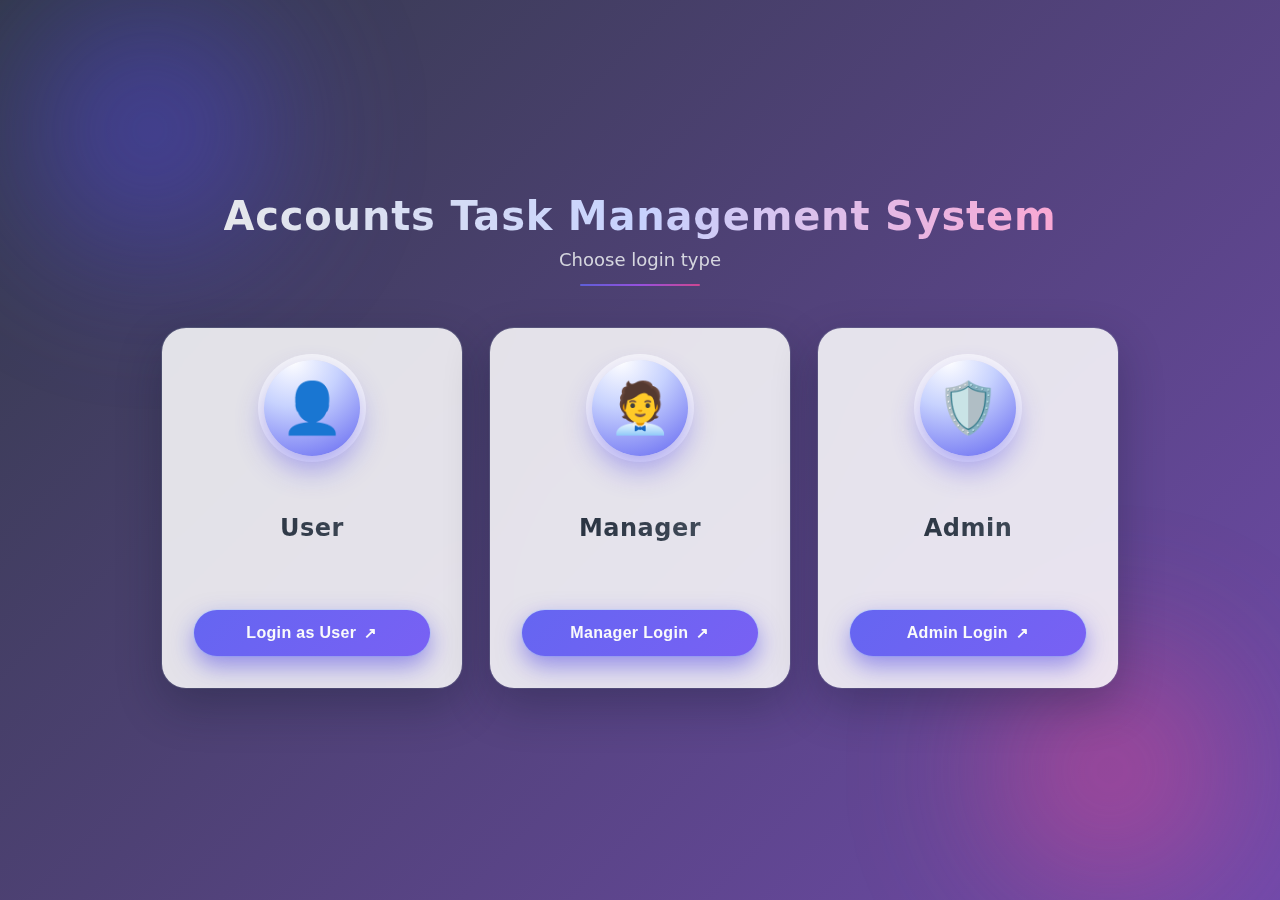
<file: index.html>
<!doctype html>
<html lang="en">
<head>
  <meta charset="utf-8" />
  <meta name="viewport" content="width=device-width,initial-scale=1" />
  <title>TaskAssign - Choose Login</title>
  <link rel="stylesheet" href="index.css" />
</head>
<body>
  <main class="wrap">
    <h1>Accounts Task Management System</h1>
    <p class="subtitle">Choose login type</p>

    <div class="card-container">

      <div class="card" id="userCard">
        <div class="icon">👤</div>
        <h2>User</h2>
        <button class="btn" data-target="user-login.html">Login as User</button>
      </div>

      <div class="card" id="managerCard">
        <div class="icon">🧑‍💼</div>
        <h2>Manager</h2>
        <button class="btn" data-target="manager-login.html">Manager Login</button>
      </div>

      <div class="card" id="adminCard">
        <div class="icon">🛡️</div>
        <h2>Admin</h2>
        <button class="btn" data-target="admin-login.html">Admin Login</button>
      </div>

    </div>

  </main>

  <script src="index.js"></script>
</body>
</html>
</file>
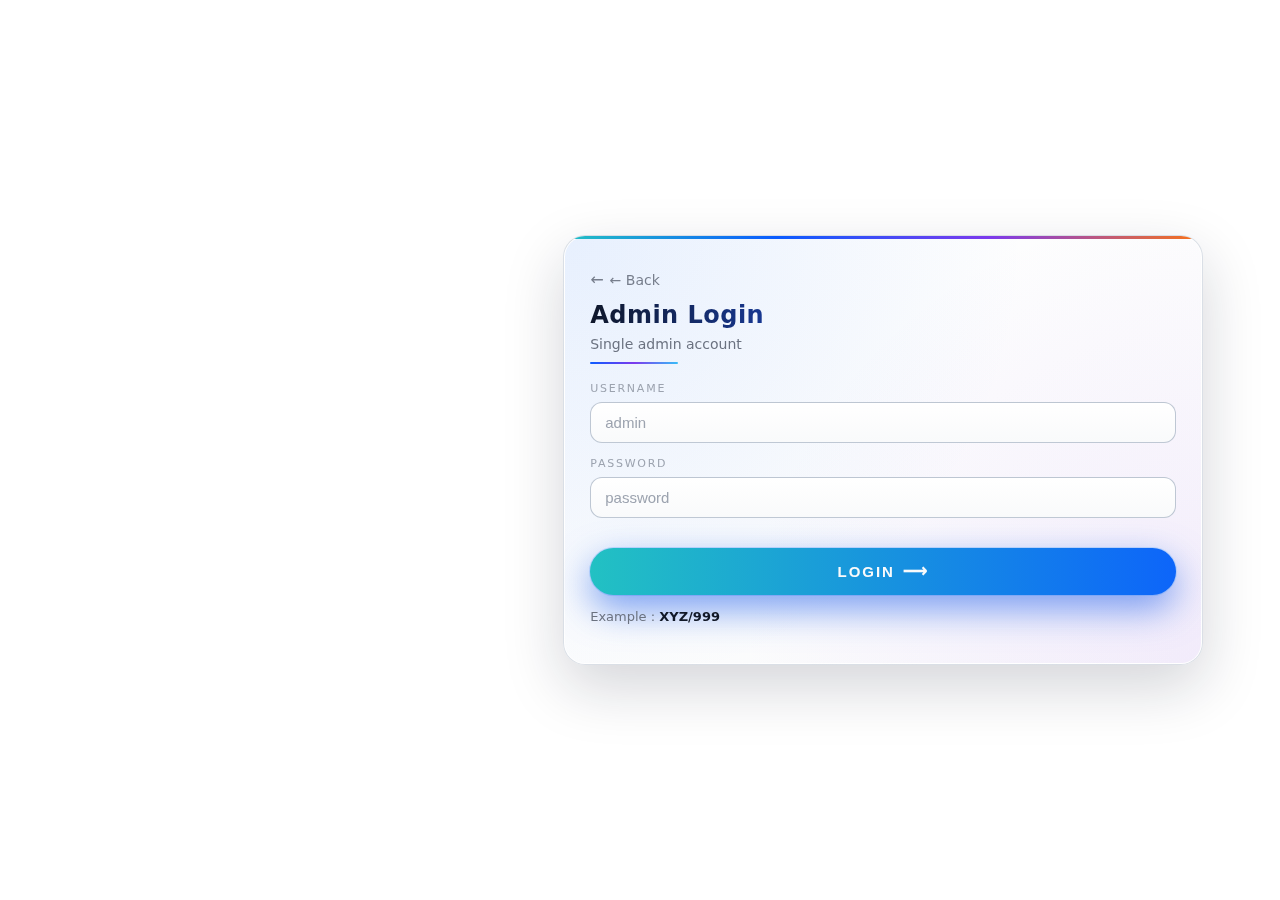
<file: admin-dashboard.html>
<!doctype html>
<html lang="en">
<head>
  <meta charset="utf-8" />
  <meta name="viewport" content="width=device-width,initial-scale=1" />
  <title>Admin Score Dashboard - TaskAssign</title>
  <link rel="stylesheet" href="dashboard.css" />
</head>

<body>
<header class="hd">
  <div class="wrap">
    <h1 id="greet">Admin Score Dashboard</h1>

    <div class="actions">
      <button id="logoutBtn" class="btn small">Logout</button>
    </div>

    <div class="filters">
      <select id="filterType">
        <option value="day">Daily</option>
        <option value="week">Weekly</option>
        <option value="month">Monthly</option>
        <option value="year">Yearly</option>
      </select>

      <input type="date" id="filterDate" />
      <input type="month" id="monthPicker" style="display:none" />
      <input type="number" id="yearPicker" min="2020" max="2100" style="display:none" />

      <select id="filterUser"><option value="">All Users</option></select>
      <select id="filterManager"><option value="">All Managers</option></select>

      <button id="refreshBtn" class="btn small">Apply</button>
    </div>
  </div>
</header>

<main class="wrap main">
  <section id="scoreCards" class="card-grid"></section>
  <section id="monthlyTables" class="monthly-section"></section>
  <section id="yearlyTables" class="monthly-section"></section>
</main>

<script src="admin-dashboard.js"></script>
</body>
</html>
</file>
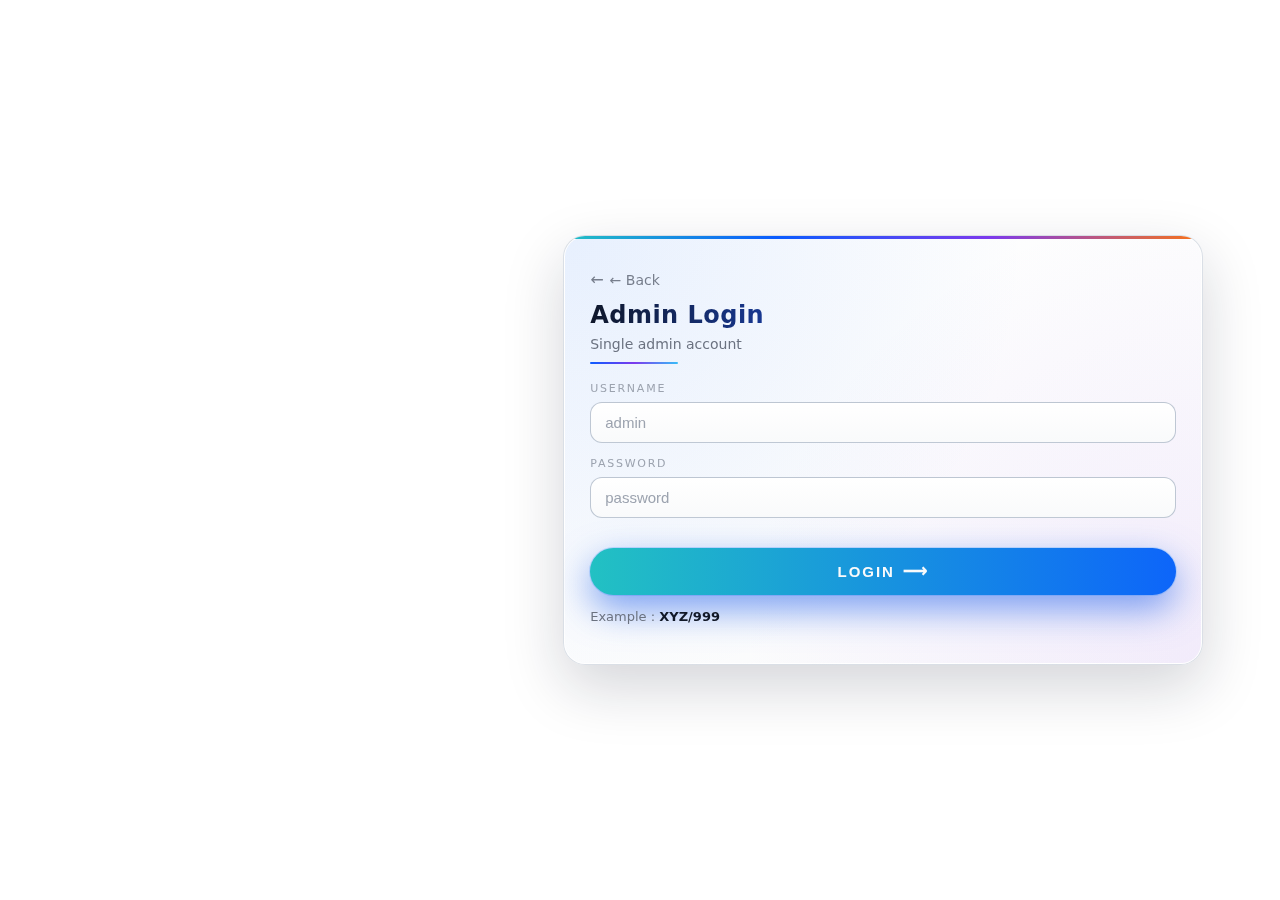
<file: admin-login.html>
<!doctype html>
<html lang="en">
<head>
  <meta charset="utf-8" />
  <meta name="viewport" content="width=device-width,initial-scale=1" />
  <title>Admin Login - TaskAssign</title>
  <link rel="stylesheet" href="auth.css" />
</head>
<body>
  <main class="auth-wrap">
    <a class="back" href="index.html">← Back</a>
    <h2>Admin Login</h2>
    <p class="muted">Single admin account</p>

    <form id="admForm" class="auth-form">
      <label>Username
        <input type="text" id="admUser" required placeholder="admin" />
      </label>
      <label>Password
        <input type="password" id="admPass" required placeholder="password" />
      </label>
      <button class="btn" type="submit">Login</button>
      <p class="hint">Example : <strong>XYZ/999</strong></p>
    </form>

    <div id="err" class="error" role="alert" aria-live="polite"></div>
  </main>

  <script src="admin-login.js"></script>
</body>
</html>
</file>
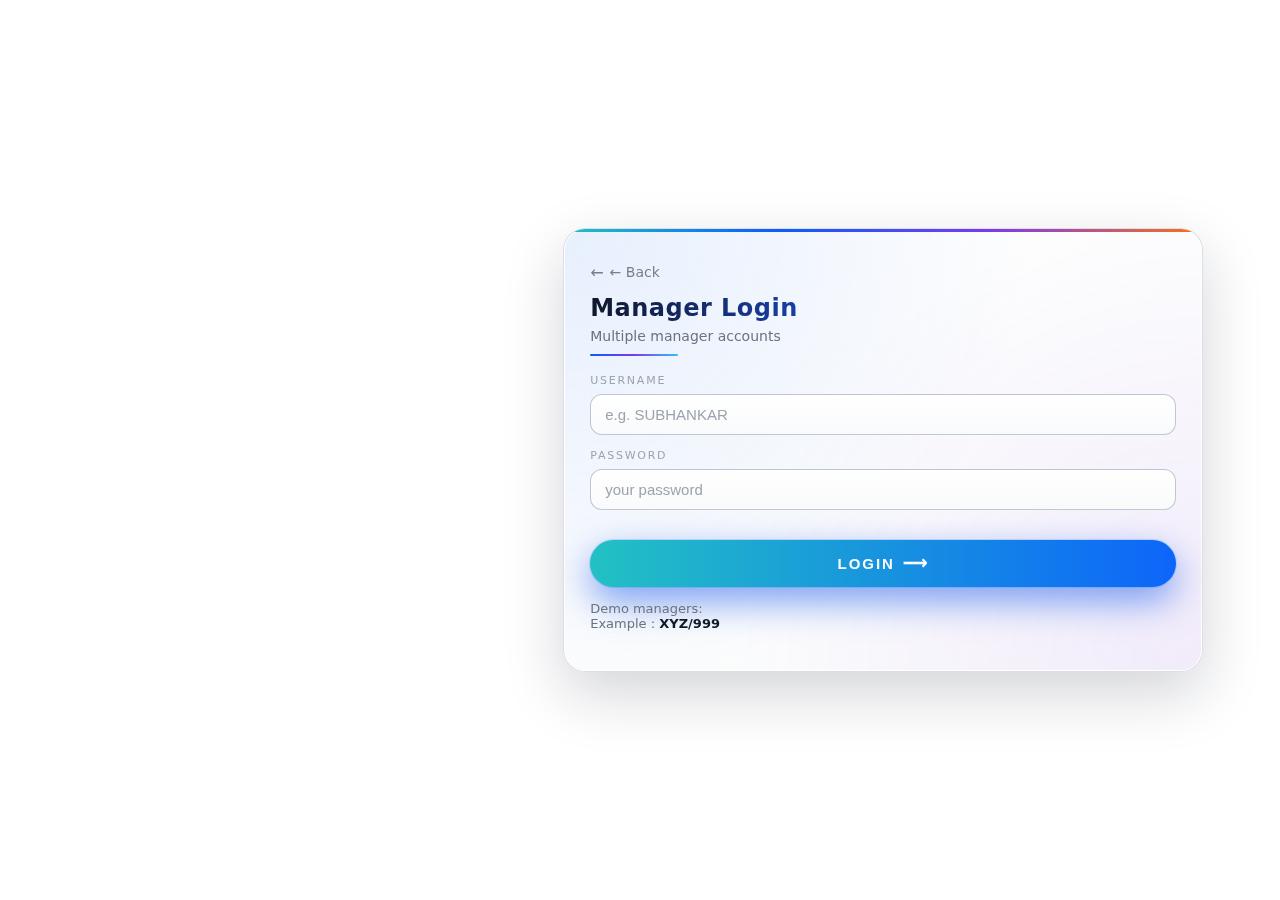
<file: manager-dashboard.html>
<!doctype html>
<html lang="en">
<head>
  <meta charset="utf-8" />
  <meta name="viewport" content="width=device-width,initial-scale=1" />
  <title>Manager Dashboard - TaskAssign</title>
  <link rel="stylesheet" href="dashboard.css" />
</head>
<body>
  <header class="hd">
    <div class="wrap">
      <h1 id="greet">Manager Dashboard</h1>
      <div class="actions">
        <button id="logoutBtn" class="btn small">Logout</button>
      </div>
    </div>
  </header>

  <main class="wrap main">
    <section class="panel">
      <div class="panel-header">
        <div class="filter-group">
          <label class="filter-label">
            Task Date
            <input type="date" id="taskDate" />
          </label>

          <button id="refreshBtn" class="btn btn-secondary">Refresh</button>

          <!-- NEW: User dropdown -->
          <label class="filter-label">
            User
            <select id="userFilter">
              <option value="all">All Users</option>
            </select>
          </label>
        </div>

        <span class="manager-note">Showing users under you</span>
      </div>

      <!-- Manager view: grouped by user -->
      <div id="managerTaskContainer" class="manager-task-container">
        <!-- Filled by JS -->
      </div>

      <div id="taskMessage" class="task-message"></div>
    </section>
  </main>

  <script src="manager-dashboard.js"></script>
</body>
</html>
</file>
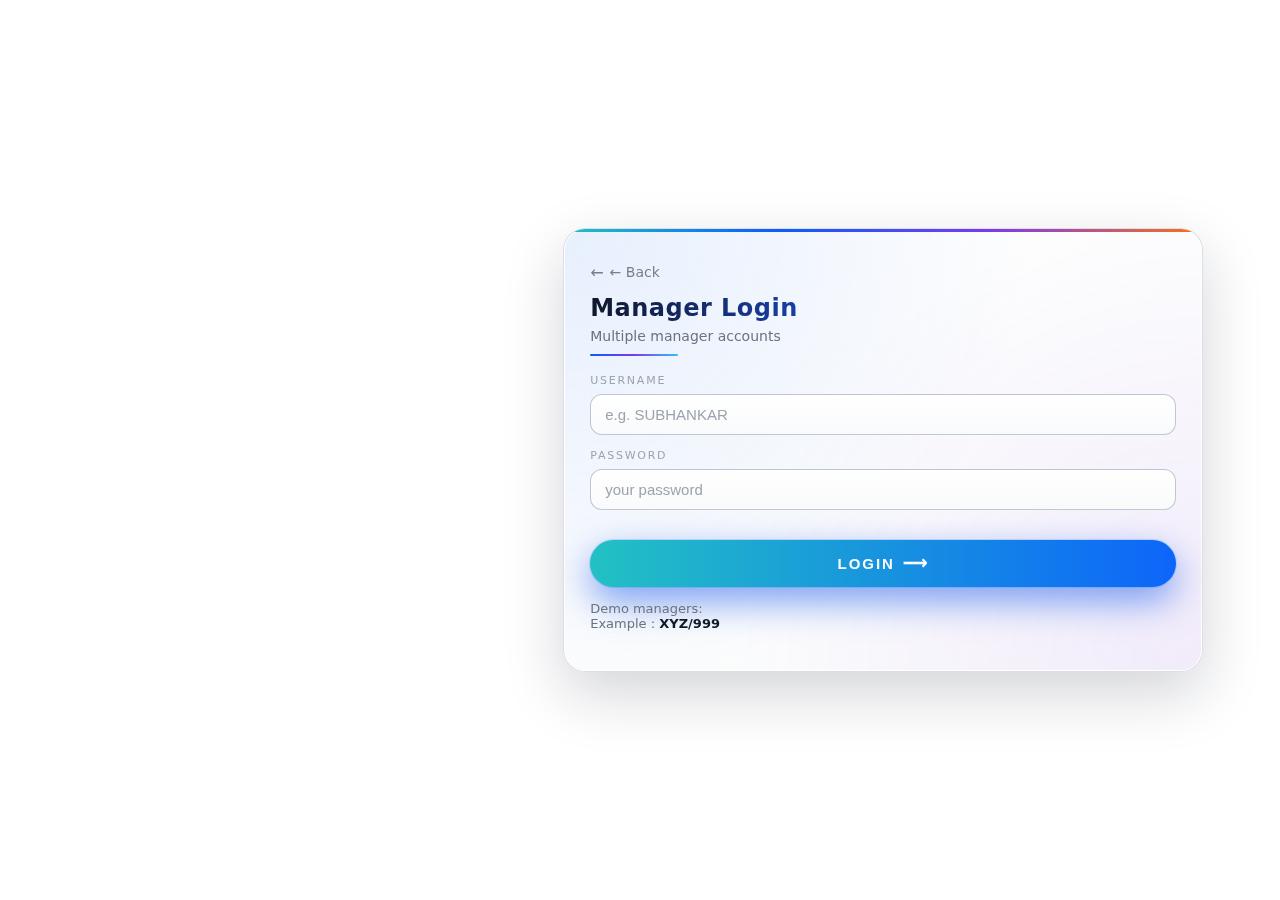
<file: manager-login.html>
<!doctype html>
<html lang="en">
<head>
  <meta charset="utf-8" />
  <meta name="viewport" content="width=device-width,initial-scale=1" />
  <title>Manager Login - TaskAssign</title>
  <link rel="stylesheet" href="auth.css" />
</head>
<body>
  <main class="auth-wrap">
    <a class="back" href="index.html">← Back</a>
    <h2>Manager Login</h2>
    <p class="muted">Multiple manager accounts</p>

    <form id="mgrForm" class="auth-form">
      <label>Username
        <input type="text" id="mgrUser" required placeholder="e.g. SUBHANKAR" />
      </label>
      <label>Password
        <input type="password" id="mgrPass" required placeholder="your password" />
      </label>
      <button class="btn" type="submit">Login</button>
      <p class="hint">
        Demo managers:<br />
        Example : <strong>XYZ/999</strong><br />
      </p>
    </form>

    <div id="err" class="error" role="alert" aria-live="polite"></div>
  </main>

  <script src="manager-login.js"></script>
</body>
</html>
</file>
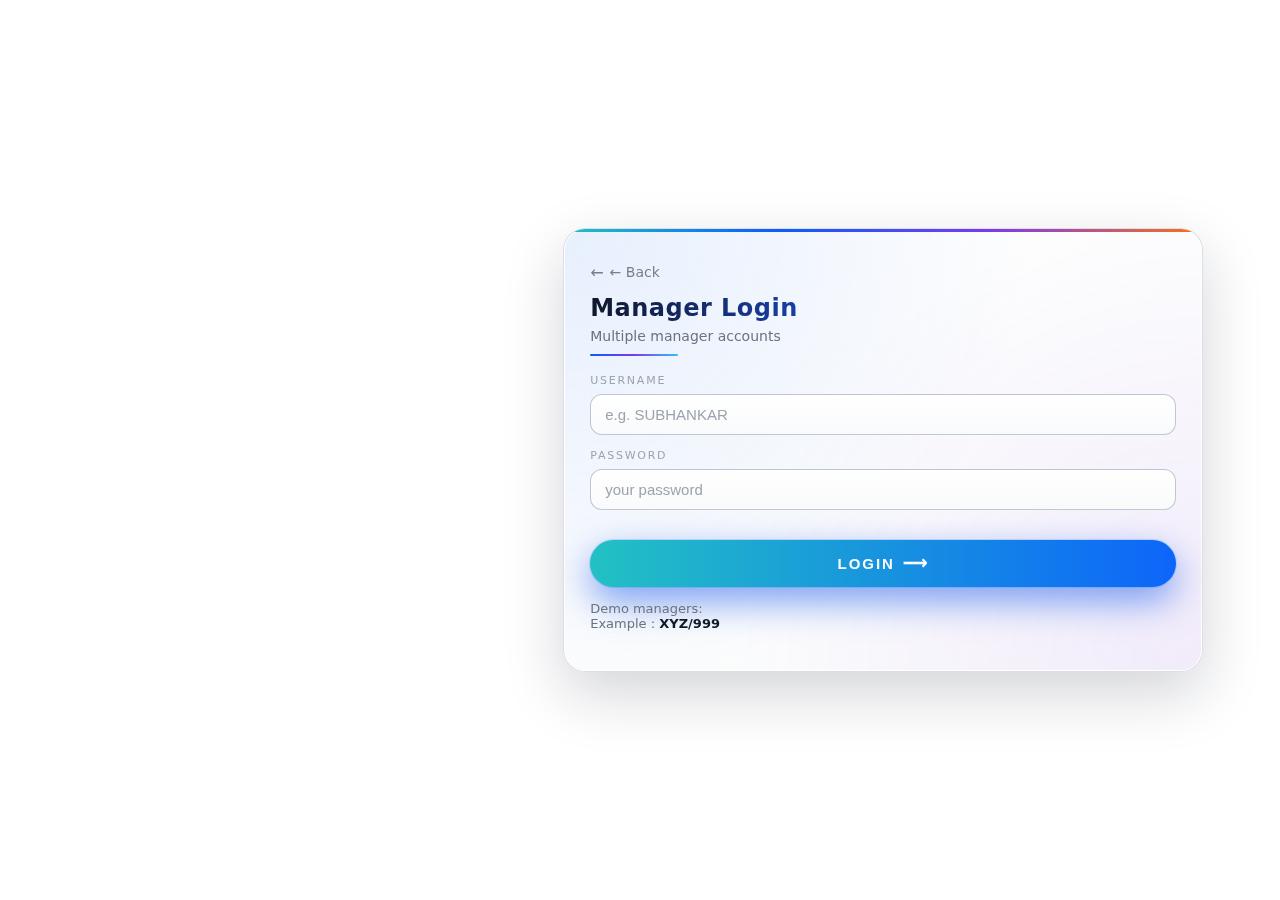
<file: superadmin-dashboard.html>
<!doctype html>
<html lang="en">
<head>
  <meta charset="utf-8" />
  <meta name="viewport" content="width=device-width, initial-scale=1" />
  <title>Admin Dashboard</title>
  <link rel="stylesheet" href="dashboard.css" />
</head>
<body>

  <main style="max-width:500px;margin:40px auto;background:#fff;padding:24px;border-radius:12px;">
    <h2>Admin Dashboard</h2>
    <p>Select a manager to view their dashboard</p>

    <select id="managerSelect" style="width:100%;padding:10px;">
      <option value="">-- Select Manager --</option>
    </select>

    <div style="margin-top:16px;display:flex;gap:10px;">
      <button id="viewBtn" class="btn">View Dashboard</button>
      <button id="logoutBtn" class="btn btn-secondary">Logout</button>
    </div>
  </main>

  <script src="superadmin-dashboard.js"></script>
</body>
</html>
</file>
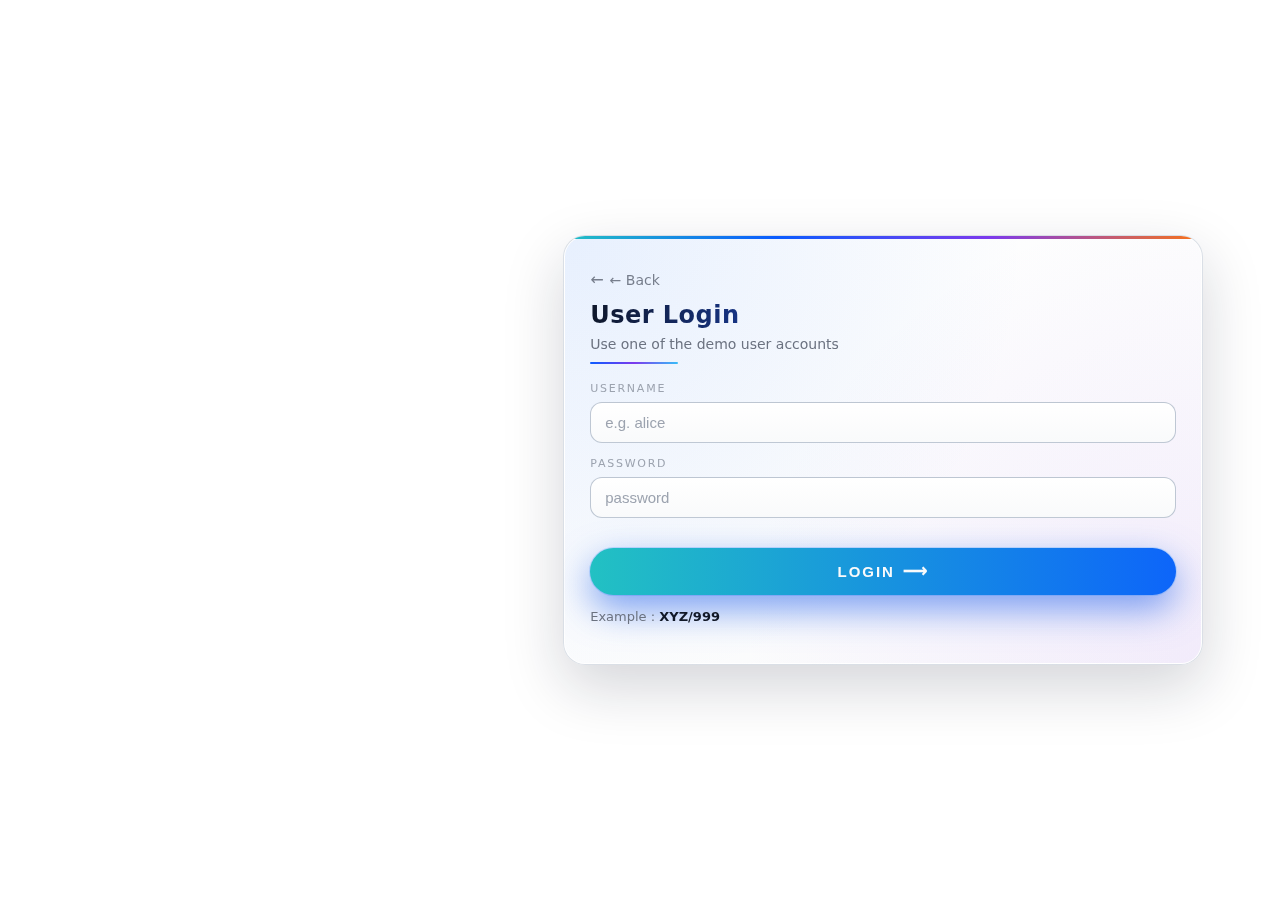
<file: user-dashboard.html>
<!doctype html>
<html lang="en">
<head>
  <meta charset="utf-8" />
  <meta name="viewport" content="width=device-width,initial-scale=1" />
  <title>User Dashboard - TaskAssign</title>
  <link rel="stylesheet" href="dashboard.css" />
</head>
<body>
  <header class="hd">
    <div class="wrap">
      <h1 id="greet">User Dashboard</h1>
      <div class="actions">
        <button id="logoutBtn" class="btn small">Logout</button>
      </div>
    </div>
  </header>

  <main class="wrap main">
    <section class="panel">
      <!-- Top controls: date filter + Leave button -->
      <div class="panel-header">
        <div class="filter-group">
          <label class="filter-label">
            Task Date
            <input type="date" id="taskDate" />
          </label>
          <button id="refreshBtn" class="btn btn-secondary">Refresh</button>
        </div>

        <!-- Leave button (single for all tasks) -->
        <button id="leaveBtn" class="btn btn-outline">Leave</button>
      </div>

      <!-- Tasks list -->
      <div id="taskList" class="task-list interactive">
        <!-- Filled by JS -->
      </div>

      <!-- Info / errors -->
      <div id="taskMessage" class="task-message"></div>
    </section>
  </main>

  <script src="user-dashboard.js"></script>
</body>
</html>
</file>
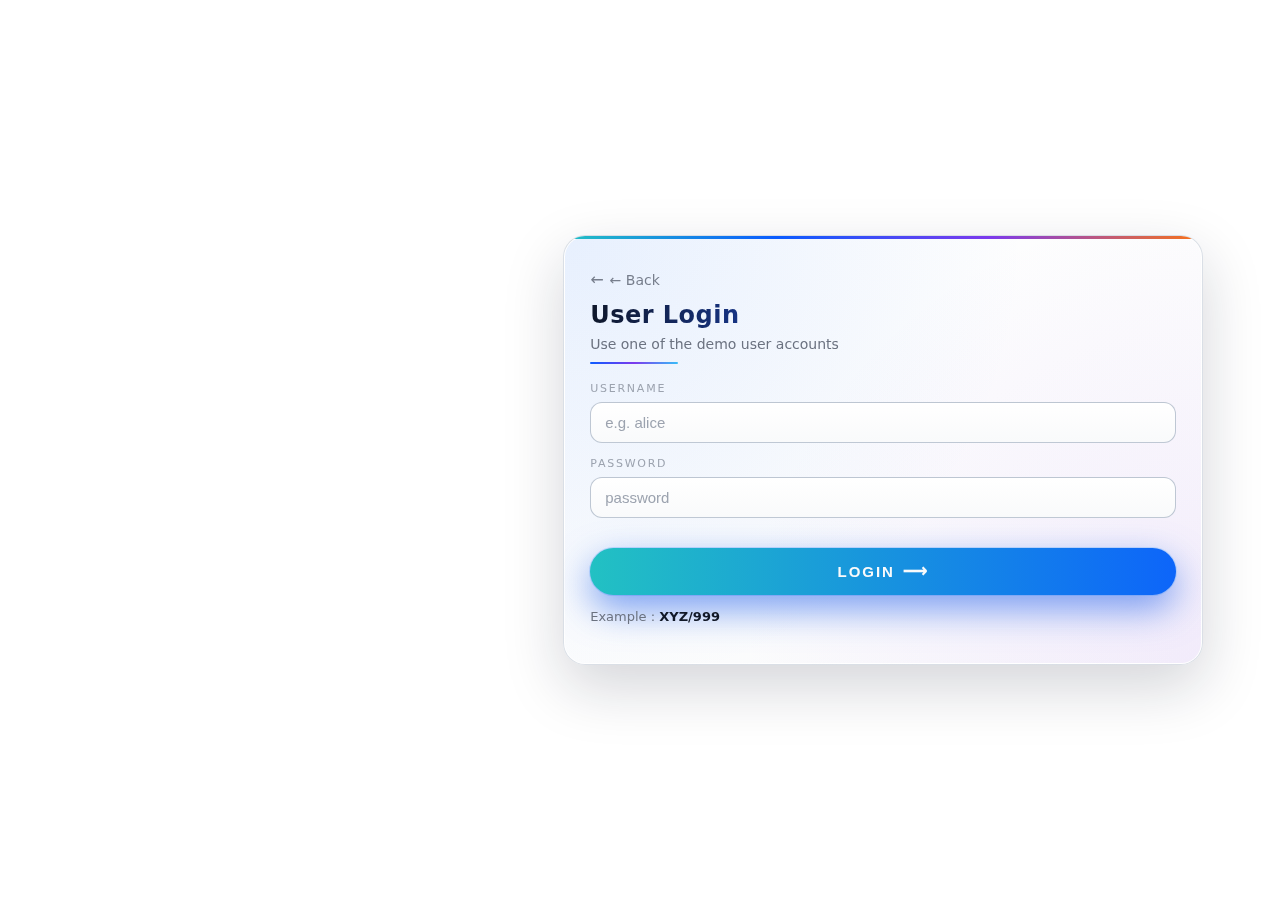
<file: user-login.html>
<!doctype html>
<html lang="en">
<head>
  <meta charset="utf-8" />
  <meta name="viewport" content="width=device-width,initial-scale=1" />
  <title>User Login - TaskAssign</title>
  <link rel="stylesheet" href="auth.css" />
</head>
<body>
  <main class="auth-wrap">
    <a class="back" href="index.html">← Back</a>
    <h2>User Login</h2>
    <p class="muted">Use one of the demo user accounts</p>

    <form id="loginForm" class="auth-form">
      <label>Username
        <input type="text" id="username" required placeholder="e.g. alice" />
      </label>

      <label>Password
        <input type="password" id="password" required placeholder="password" />
      </label>

      <button class="btn" type="submit">Login</button>
      <p class="hint">Example : <strong>XYZ/999</strong></p>
    </form>

    <div id="err" class="error" role="alert" aria-live="polite"></div>
  </main>

  <script src="user-login.js"></script>
</body>
</html>
</file>
<file: index.css>
:root {
  --accent: #6366f1;
  --accent2: #8b5cf6;
  --accent3: #ec4899;
  --muted: #9ca3af;

  --card-bg: rgba(255, 255, 255, 0.85);
  --radius: 24px;
  --pad: 32px;
}

* {
  box-sizing: border-box;
  margin: 0;
  padding: 0;
}

/* --------- PAGE BACKGROUND ---------- */
body {
  font-family: "Inter", system-ui, -apple-system, BlinkMacSystemFont, "Segoe UI",
    sans-serif;
  color: #0f172a;
  min-height: 100vh;
  overflow-x: hidden;
  position: relative;

  /* soft image + gradient overlay */
  background-image:
    linear-gradient(
      135deg,
      rgba(15, 23, 42, 0.85),
      rgba(76, 29, 149, 0.8)
    ),
    url("https://images.unsplash.com/photo-1520607162513-77705c0f0d4a?auto=format&fit=crop&w=1600&q=80");
  background-size: cover;
  background-position: center;
  background-attachment: fixed;
}

/* glow blobs */
body::before,
body::after {
  content: "";
  position: fixed;
  width: 420px;
  height: 420px;
  border-radius: 999px;
  filter: blur(70px);
  opacity: 0.7;
  z-index: 0;
  pointer-events: none;
}

body::before {
  background: radial-gradient(circle, #4f46e5, transparent 60%);
  top: -80px;
  left: -60px;
}

body::after {
  background: radial-gradient(circle, #ec4899, transparent 55%);
  bottom: -80px;
  right: -40px;
}

/* --------- MAIN WRAPPER ---------- */
.wrap {
  max-width: 1100px;
  margin: 0 auto;
  padding: 40px 24px 60px;
  min-height: 100vh;

  display: flex;
  flex-direction: column;
  justify-content: center;
  align-items: center;

  text-align: center;
  position: relative;
  z-index: 1;
}

/* --------- TITLES ---------- */
h1 {
  margin-bottom: 10px;
  font-size: 40px;
  font-weight: 800;
  letter-spacing: 0.02em;

  background: linear-gradient(90deg, #e5e7eb, #c7d2fe, #f9a8d4);
  -webkit-background-clip: text;
  color: transparent;
}

.subtitle {
  color: #e5e7eb;
  font-size: 18px;
  opacity: 0.9;
  margin-bottom: 32px;
}

/* subtle underline */
.subtitle::after {
  content: "";
  display: block;
  width: 120px;
  height: 2px;
  margin: 14px auto 0;
  border-radius: 999px;
  background: linear-gradient(90deg, #6366f1, #a855f7, #ec4899);
  opacity: 0.9;
}

/* --------- CARD LAYOUT ---------- */
.card-container {
  display: flex;
  justify-content: center;
  align-items: stretch;
  gap: 28px;
  flex-wrap: wrap;
  margin-top: 10px;
}

/* --------- CARD ---------- */
.card {
  background: var(--card-bg);
  width: 300px;
  min-height: 360px;
  padding: var(--pad);
  border-radius: var(--radius);

  backdrop-filter: blur(16px);
  box-shadow:
    0 18px 45px rgba(15, 23, 42, 0.30),
    0 0 0 1px rgba(148, 163, 184, 0.25);

  display: flex;
  flex-direction: column;
  justify-content: space-between;
  position: relative;
  overflow: hidden;
  transition:
    transform 0.25s ease,
    box-shadow 0.25s ease,
    border-color 0.25s ease;
}

/* gradient border glow */
.card::before {
  content: "";
  position: absolute;
  inset: 0;
  border-radius: inherit;
  border: 1px solid transparent;
  background: linear-gradient(135deg, #6366f1, #8b5cf6, #ec4899) border-box;
  -webkit-mask:
    linear-gradient(#000 0 0) padding-box,
    linear-gradient(#000 0 0);
  -webkit-mask-composite: xor;
  mask-composite: exclude;
  opacity: 0.0;
  transition: opacity 0.25s ease;
}

.card:hover {
  transform: translateY(-10px) scale(1.01);
  box-shadow:
    0 26px 60px rgba(15, 23, 42, 0.50),
    0 0 0 1px rgba(129, 140, 248, 0.8);
}

.card:hover::before {
  opacity: 0.9;
}

/* --------- ICON ---------- */
.icon {
  font-size: 50px;
  width: 96px;
  height: 96px;
  margin: 0 auto 20px;

  display: flex;
  align-items: center;
  justify-content: center;

  border-radius: 50%;
  background: radial-gradient(circle at 30% 0%, #fff, #c7d2fe 40%, #6366f1);
  box-shadow:
    0 14px 28px rgba(88, 80, 236, 0.45),
    0 0 0 6px rgba(255, 255, 255, 0.65);
}

/* --------- CARD TITLE ---------- */
.card h2 {
  margin: 10px 0 18px;
  font-size: 24px;
  font-weight: 700;
  letter-spacing: 0.02em;

  background: linear-gradient(90deg, #1f2937, #4b5563);
  -webkit-background-clip: text;
  color: transparent;
}

/* --------- BUTTON ---------- */
.btn {
  margin-top: 22px;
  background-image: linear-gradient(135deg, var(--accent), var(--accent2));
  border: none;
  color: #f9fafb;
  padding: 14px 22px;
  border-radius: 999px;
  cursor: pointer;

  font-weight: 600;
  font-size: 16px;
  letter-spacing: 0.02em;

  display: inline-flex;
  align-items: center;
  justify-content: center;
  gap: 8px;

  box-shadow:
    0 10px 25px rgba(79, 70, 229, 0.55),
    0 0 0 1px rgba(191, 219, 254, 0.6);

  transition:
    transform 0.18s ease,
    box-shadow 0.18s ease,
    background-position 0.18s ease,
    filter 0.18s ease;
  background-size: 200% 200%;
  background-position: 0% 50%;
}

.btn::after {
  content: "↗";
  font-size: 15px;
}

.card:hover .btn {
  background-position: 100% 50%;
  transform: translateY(-1px);
  filter: brightness(1.05);
  box-shadow:
    0 14px 32px rgba(79, 70, 229, 0.75),
    0 0 0 1px rgba(219, 234, 254, 0.9);
}

.btn:active {
  transform: translateY(1px) scale(0.98);
  box-shadow:
    0 4px 14px rgba(55, 48, 163, 0.7),
    0 0 0 1px rgba(219, 234, 254, 0.9);
}

/* --------- FOOTER (if you add later) ---------- */
.foot {
  margin-top: 30px;
  font-size: 14px;
  color: var(--muted);
  opacity: 0.9;
}

/* --------- RESPONSIVE ---------- */
@media (max-width: 900px) {
  h1 {
    font-size: 34px;
  }

  .wrap {
    padding-top: 60px;
    padding-bottom: 50px;
  }
}

@media (max-width: 600px) {
  .card-container {
    gap: 20px;
  }

  .card {
    width: 100%;
    max-width: 360px;
  }

  h1 {
    font-size: 28px;
  }

  .subtitle {
    font-size: 16px;
  }

  body::before,
  body::after {
    width: 260px;
    height: 260px;
    filter: blur(60px);
  }
}
</file>
<file: dashboard.css>
:root{
  --bg: linear-gradient(180deg, #067ef5 0%, #f8cef5 50%, #f7fafc 100%);
  --card: rgba(255,255,255,0.85);
  --accent: #2563eb;
  --accent-2: #7c3aed;
  --muted: #6b7280;
  --radius: 10px;
  --glass-blur: 8px;
  --shadow-1: 0 8px 30px rgba(16,24,40,0.06);
  --shadow-accent: 0 10px 40px rgba(37,99,235,0.08);
}

*{box-sizing:border-box}
body{
  margin:0;
  font-family: Inter, Arial, sans-serif;
  background: var(--bg);
  color: #0b1220;
  -webkit-font-smoothing:antialiased;
  -moz-osx-font-smoothing:grayscale;
}

/* Header */
.hd{
  background: linear-gradient(180deg, rgba(255,255,255,0.9), rgba(255,255,255,0.6));
  border-bottom: 1px solid rgba(238,242,255,0.9);
  padding:12px 0;
  backdrop-filter: blur(var(--glass-blur));
  box-shadow: 0 2px 8px rgba(11,20,40,0.02);
}
.wrap{
  max-width:980px;
  margin:0 auto;
  padding:20px;
}
.hd .wrap{
  display:flex;
  justify-content:space-between;
  align-items:center;
  gap:12px;
}

/* Buttons */
.btn{
  background: linear-gradient(90deg, Blue,red);
  color:#fff;
  border:0;
  padding:8px 12px;
  border-radius:8px;
  cursor:pointer;
  font-weight:600;
  box-shadow: var(--shadow-accent);
  transition: transform 160ms ease, box-shadow 160ms ease, opacity 120ms;
}
.btn:hover{ transform: translateY(-3px); opacity:0.98; }
.btn:active{ transform: translateY(0); }
.btn.small{ padding:6px 10px; font-size:13px }

/* Main content */
.main{ padding-top:22px; }

/* Panels */
.panel{
  background: var(--card);
  padding:18px;
  border-radius:var(--radius);
  box-shadow: var(--shadow-1);
  transition: transform 200ms ease, box-shadow 200ms ease;
  backdrop-filter: blur(var(--glass-blur));
}

/* Task list */
.task-list{ margin:10px 0 16px; display:flex; flex-direction:column; gap:10px; }

/* Single task */
.task{
  padding:12px;
  border-radius:10px;
  margin-bottom:0;
  display:flex;
  justify-content:space-between;
  align-items:center;
  gap:12px;
  background: linear-gradient(180deg, rgba(255,255,255,0.85), rgba(250,251,255,0.95));
  border: 1px solid rgba(226,233,240,0.9);
  box-shadow: 0 6px 18px rgba(11,18,40,0.03);
  transition: transform 180ms ease, box-shadow 180ms ease, border-color 180ms;
}
.task:hover{
  transform: translateY(-6px);
  box-shadow: 0 14px 40px rgba(16,24,40,0.08);
  border-color: rgba(37,99,235,0.12);
}

/* Meta area */
.task .meta{ flex:1; padding-right:12px; min-width:0; }
.task h4{
  margin:0 0 6px;
  font-size:15px;
  display:flex;
  align-items:center;
  gap:8px;
  font-weight:700;
  color:#0f1724;
  white-space:nowrap;
  overflow:hidden;
  text-overflow:ellipsis;
}
.task p{
  margin:0;
  color:var(--muted);
  font-size:13px;
  line-height:1.3;
  max-width:100%;
  overflow:hidden;
  text-overflow:ellipsis;
}

/* Ops/buttons on tasks */
.task .ops{ display:flex; gap:8px; align-items:center; flex-shrink:0; }
.task .ops button{
  padding:8px 10px;
  border-radius:8px;
  border:0;
  background: linear-gradient(180deg,#f1f5ff,#eef2ff);
  cursor:pointer;
  font-weight:600;
  color: #0b1220;
  box-shadow: 0 6px 18px rgba(11,20,40,0.03);
  transition: transform 140ms ease, opacity 120ms;
}
.task .ops button:hover{ transform: translateY(-3px); opacity:0.96; }

/* Icon-friendly small action (e.g., edit/delete) */
.task .ops .icon-btn{
  padding:8px;
  width:40px;
  height:40px;
  display:inline-grid;
  place-items:center;
  background:linear-gradient(180deg,#fff,#fbfdff);
  border:1px solid rgba(226,233,240,0.9);
}

/* Priority / badge */
.badge{
  display:inline-block;
  padding:6px 8px;
  border-radius:999px;
  font-size:12px;
  font-weight:700;
  color:#fff;
  background: linear-gradient(90deg,#10b981,#059669); /* default green */
  box-shadow: 0 6px 18px rgba(16,185,129,0.08);
}
.badge.low{ background: linear-gradient(90deg,#60a5fa,#2563eb); }       /* blue */
.badge.medium{ background: linear-gradient(90deg,#f59e0b,#f97316); }   /* amber */
.badge.high{ background: linear-gradient(90deg,#ef4444,#b91c1c); }     /* red */

/* Task form */
.task-form{
  display:flex;
  gap:8px;
  align-items:center;
  margin-top:10px;
}
.task-form input{
  flex:1;
  padding:10px 12px;
  border:1px solid #e6e9f0;
  border-radius:8px;
  background: linear-gradient(180deg,#ffffff,#fbfdff);
  font-size:14px;
  transition: border-color 140ms, box-shadow 140ms;
  outline:none;
}
.task-form input:focus{
  border-color: rgba(37,99,235,0.9);
  box-shadow: 0 8px 30px rgba(37,99,235,0.06);
}

/* Empty state */
.empty{
  text-align:center;
  color:var(--muted);
  padding:18px 12px;
  border-radius:8px;
  background: linear-gradient(180deg,#fbfdff,#ffffff);
  border:1px dashed rgba(226,233,240,0.9);
}

/* Responsive */
@media (max-width:740px){
  .hd .wrap{ flex-direction:column; align-items:flex-start; gap:12px; }
  .task{ flex-direction:column; align-items:flex-start; gap:10px; }
  .task .ops{ width:100%; justify-content:flex-end; }
  .task h4{ font-size:14px; }
}

/* Accessibility focus for keyboard users */
:focus{ outline: 2px solid rgba(37,99,235,0.14); outline-offset:4px; }

/* status buttons */
.task-buttons { display:flex; gap:8px; align-items:center; }
.status-btn {
  padding:8px 12px; border-radius:8px; border:1px solid #cbd5e1;
  background: #fff; cursor:pointer;
}
.status-btn[disabled] { opacity:0.6; cursor:not-allowed; }
.status-btn.yes-btn[aria-pressed="true"] { background:#16a34a; color:#fff; border-color:#16a34a; } /* green */
.status-btn.no-btn[aria-pressed="true"] { background:#ef4444; color:#fff; border-color:#ef4444; }   /* red */
.small { color:#fce305; font-size:13px; margin-top:6px; }

/* ===== EXTRA STYLES FOR INTERACTIVE USER DASHBOARD ===== */

.panel-header{
  display:flex;
  justify-content:space-between;
  align-items:flex-end;
  gap:16px;
  margin-bottom:14px;
  flex-wrap:wrap;
}

.filter-group{
  display:flex;
  gap:10px;
  align-items:flex-end;
  flex-wrap:wrap;
}

.filter-label{
  display:flex;
  flex-direction:column;
  font-size:13px;
  color:#6b7280;
}

.filter-label input[type="date"]{
  margin-top:4px;
  padding:6px 8px;
  border-radius:8px;
  border:1px solid #e5e7eb;
}

.btn-secondary{
  background:#e5e7eb;
  color:#111827;
}

.btn-outline{
  background:linear-gradient(rgb(245, 152, 152), yellow);
  border:1px solid #2563eb;
  color:#2563eb;
}

.task-list.interactive .task-interactive{
  align-items:center;
}

.task-actions{
  display:flex;
  flex-direction:column;
  gap:6px;
  min-width:80px;
}

.task-actions button{
  border-radius:8px;
  border:1px solid #e5e7eb;
  padding:6px 10px;
  font-size:13px;
  cursor:pointer;
  background:#f9fafb;
}

.task-actions button.selected.btn-yes{
  border-color:#16a34a;
  background:#dcfce7;
}

.task-actions button.selected.btn-no{
  border-color:#dc2626;
  background:#fee2e2;
}

.manager-name{
  font-size:13px;
  color:#4b5563;
}

.task-message{
  margin-top:8px;
  font-size:13px;
  color:#6b7280;
}

/* Filter layout (if not already added) */
.panel-header{
  display:flex;
  justify-content:space-between;
  align-items:flex-end;
  gap:16px;
  flex-wrap:wrap;
  margin-bottom:14px;
}

.filter-group{
  display:flex;
  gap:10px;
  align-items:flex-end;
  flex-wrap:wrap;
}

.filter-label{
  display:flex;
  flex-direction:column;
  font-size:13px;
  color:#6b7280;
}

.filter-label input[type="date"]{
  margin-top:4px;
  padding:6px 8px;
  border-radius:8px;
  border:1px solid #e5e7eb;
}

/* NEW: User dropdown styling */
.filter-label select{
  margin-top:4px;
  padding:6px 8px;
  border-radius:8px;
  border:1px solid #e5e7eb;
  background:#ffffff;
}

/* Existing manager styles (add if missing) */
.btn-secondary{
  background:#e5e7eb;
  color:#111827;
}

.manager-note{
  font-size:13px;
  color:#6b7280;
}

.manager-task-container{
  display:flex;
  flex-direction:column;
  gap:16px;
}

.user-block{
  border:1px solid #e5e7eb;
  border-radius:10px;
  padding:12px;
  background:#fff;
}

.user-header h3{
  margin:0 0 8px;
  font-size:16px;
}

.task-list.interactive .task-interactive{
  align-items:center;
}

.task-actions{
  display:flex;
  flex-direction:column;
  gap:6px;
  min-width:80px;
}

.task-actions button{
  border-radius:8px;
  border:1px solid #e5e7eb;
  padding:6px 10px;
  font-size:13px;
  cursor:pointer;
  background:#f9fafb;
}

.task-actions button.selected.btn-yes{
  border-color:#16a34a;
  background:#dcfce7;
}

.task-actions button.selected.btn-no{
  border-color:#dc2626;
  background:#fee2e2;
}

.manager-name{
  font-size:13px;
  color:#4b5563;
}

.task-message{
  margin-top:8px;
  font-size:13px;
  color:#6b7280;
}

.task-completed {
  margin-top: 4px;
  font-size: 12px;
  color: #16a34a; /* greenish */
  font-weight: 500;
}

.task-assigned {
  margin-top: 4px;
  font-size: 12px;
  color: #f97316; /* orange-ish to highlight pending */
  font-weight: 500;
}

.task-completed {
  margin-top: 4px;
  font-size: 12px;
  color: #16a34a; /* green */
  font-weight: 500;
}

.task-pending {
  margin-top: 4px;
  font-size: 12px;
  color: #f97316; /* orange */
  font-weight: 500;
}

/* ------------------------------
   Admin Score Dashboard Styling
------------------------------ */

.filters {
  margin-top: 15px;
  display: flex;
  flex-wrap: wrap;
  gap: 10px;
}

.filters select,
.filters input[type="date"],
.filters button {
  padding: 8px 12px;
  border: 1px solid #d1d5db;
  border-radius: 6px;
  background: white;
}

.card-grid {
  margin-top: 30px;
  display: grid;
  grid-template-columns: repeat(auto-fill, minmax(260px, 1fr));
  gap: 20px;
}

.card {
  background: #ffffff;
  padding: 20px;
  border-radius: 12px;
  box-shadow: 0 2px 6px rgba(0,0,0,0.08);
  transition: transform 0.2s ease;
}

.card:hover {
  transform: scale(1.02);
}

.card h2 {
  margin: 0;
  padding-bottom: 8px;
  font-size: 20px;
  border-bottom: 1px solid #e5e7eb;
}

/* Score colors */
.score {
  margin-top: 12px;
  font-size: 32px;
  font-weight: bold;
}

.score-positive { color: #10b981; }  /* Green */
.score-negative { color: #ef4444; }  /* Red */
.score-zero     { color: #6b7280; }  /* Grey */

/* Assign dropdown wrapper */
.assign-ui {
  margin-top: 6px;
  display: flex;
  gap: 6px;
  align-items: center;
}

.assign-ui.hidden {
  display: none;
}

/* Dropdown inside assign UI */
.assign-ui .assign-select {
  padding: 4px 8px;
  border-radius: 6px;
  border: 1px solid #444;
  background: #111;
  color: #eee;
  font-size: 0.85rem;
}

/* Buttons inside assign UI */
.assign-ui button {
  padding: 4px 10px;
  border-radius: 6px;
  border: none;
  cursor: pointer;
  font-size: 0.8rem;
}

/* Confirm & Cancel variants */
.assign-ui .assign-confirm {
  background: #22c55e; /* green-ish */
  color: #0b0b0b;
}

.assign-ui .assign-cancel {
  background: #4b5563; /* gray */
  color: #e5e7eb;
}

/* Info text when task is locked or assigned */
.task-locked-msg {
  font-size: 0.85rem;
  color: #f97316; /* amber/orange */
}

.task-assigned-by,
.task-assigned-to {
  margin: 2px 0;
  font-size: 0.8rem;
  color: #a5b4fc; /* soft accent */
}

/* MONTHLY TABLES */
.monthly-section {
  margin-top: 40px;
}

.user-table {
  margin-bottom: 40px;
  background: #fff;
  padding: 20px;
  border-radius: 16px;
  box-shadow: 0 10px 25px rgba(0,0,0,0.08);
}

.user-table h3 {
  margin-bottom: 12px;
  color: #4f46e5;
}

.user-table table {
  width: 100%;
  border-collapse: collapse;
}

.user-table th {
  background: linear-gradient(135deg, #6366f1, #4f46e5);
  color: #fff;
  padding: 10px;
}

.user-table td {
  padding: 10px;
  text-align: center;
  border-bottom: 1px solid #e5e7eb;
}

.user-table tr:nth-child(even) {
  background: #f9fafb;
}

.green {
  color: #16a34a;
  font-weight: 700;
}

.red {
  color: #dc2626;
  font-weight: 700;
}

.toggle {
  border: none;
  background: #f5f10d;
  color: #fff;
  border-radius: 6px;
  padding: 4px 8px;
  cursor: pointer;
  margin-right: 6px;
}

.weekly-row {
  display: none;
  background: #f1f5f9;
}

.weekly-row.open {
  display: table-row;
}

.green { color: #16a34a; font-weight: 700; }
.red { color: #dc2626; font-weight: 700; }
</file>
<file: auth.css>
:root {
  --accent: #0b5cff;
  --accent-2: #7c3aed;
  --accent-3: #38bdf8;

  --accent-soft: rgba(11, 92, 255, 0.12);
  --accent-soft-2: rgba(124, 58, 237, 0.08);

  --card: rgba(255, 255, 255, 0.9);
  --card-inner: rgba(255, 255, 255, 0.96);
  --muted: #6b7280;

  --radius: 22px;
  --pad: 26px;
  --shadow: 0 22px 60px rgba(15, 23, 42, 0.18);
}

/* reset */
* {
  box-sizing: border-box;
  margin: 0;
  padding: 0;
}

/* ---------- PAGE BACKGROUND ---------- */
html,
body {
  height: 100%;
}

body {
  font-family: Inter, system-ui, -apple-system, BlinkMacSystemFont, "Segoe UI",
    sans-serif;
  color: #0f172a;
  -webkit-font-smoothing: antialiased;
  -moz-osx-font-smoothing: grayscale;

  min-height: 100vh;
  display: flex;
  justify-content: flex-end;   /* card on the RIGHT */
  align-items: center;
  padding: 32px 6vw;

    /* plant image left, soft white only near the form */
  background:
    linear-gradient(
      to right,
      rgba(255, 255, 255, 0.00) 0%,
      rgba(255, 255, 255, 0.20) 45%,
      rgba(255, 255, 255, 0.70) 75%,
      rgba(255, 255, 255, 0.90) 100%
    ),
    url("https://images.unsplash.com/photo-1487700160041-babef9c3cb55?q=80&w=2052&auto=format&fit=crop&ixlib=rb-4.1.0&ixid=M3wxMjA3fDB8MHxwaG90by1wYWdlfHx8fGVufDB8fHx8fA%3D%3D")
      left center / cover no-repeat fixed;

  overflow-x: hidden;
  position: relative;
}

/* no dark overlays */
body::before,
body::after {
  content: none;
}

/* ---------- AUTH CARD ---------- */
.auth-wrap {
  position: relative;
  z-index: 1;

  width: 100%;
  max-width: 640px;
  max-height: 550px;
  padding: calc(var(--pad) + 8px) var(--pad) var(--pad);
  border-radius: var(--radius);

  background: linear-gradient(135deg, var(--card), var(--card-inner));
  box-shadow: var(--shadow);
  backdrop-filter: blur(18px);

  border: 1px solid rgba(148, 163, 184, 0.35);
  overflow: hidden;
}

/* soft colored top edge */
.auth-wrap::after {
  content: "";
  position: absolute;
  inset: 0 0 auto 0;
  height: 3px;
  background: linear-gradient(
    90deg,
    #22c1c3,
    var(--accent),
    var(--accent-2),
    #f97316
  );
}

/* inner subtle highlight */
.auth-wrap::before {
  content: "";
  position: absolute;
  inset: 1px;
  border-radius: calc(var(--radius) - 2px);
  background:
    radial-gradient(circle at 0% 0%, rgba(59, 130, 246, 0.12), transparent 60%),
    radial-gradient(circle at 100% 100%, rgba(168, 85, 247, 0.09), transparent 60%),
    linear-gradient(150deg, #ffffff, #f9fafb);
  z-index: -1;
}

/* ---------- OPTIONAL LOGIN ILLUSTRATION ---------- */
/* Add this div inside .auth-wrap, above the back link:
   <div class="auth-illustration auth-illustration--icon">🔐</div>
*/
.auth-illustration {
  width: 64px;
  height: 64px;
  border-radius: 20px;
  margin-bottom: 14px;
  display: flex;
  align-items: center;
  justify-content: center;

  background:
    radial-gradient(circle at 20% 0%, #ffffff, transparent 60%),
    linear-gradient(135deg, #2563eb, #7c3aed);
  box-shadow:
    0 16px 40px rgba(37, 99, 235, 0.35),
    0 0 0 1px rgba(191, 219, 254, 0.7);
  color: #f9fafb;
}

.auth-illustration--icon {
  font-size: 30px;
}

/* ---------- HEADER / BACK LINK ---------- */
.back {
  display: inline-flex;
  align-items: center;
  gap: 6px;
  margin-bottom: 10px;
  font-size: 14px;
  color: var(--muted);
  text-decoration: none;
  opacity: 0.9;
  transition: color 150ms ease, opacity 150ms ease, transform 150ms ease;
}

.back::before {
  content: "←";
  font-size: 16px;
}

.back:hover {
  color: #111827;
  opacity: 1;
  transform: translateX(-1px);
}

h2 {
  margin: 2px 0 6px;
  font-size: 24px;
  line-height: 1.2;
  font-weight: 700;
  letter-spacing: 0.02em;
  background: linear-gradient(90deg, #0f172a, #1d4ed8, #7c3aed);
  -webkit-background-clip: text;
  background-clip: text;
  color: transparent;
}

.muted {
  margin-bottom: 18px;
  font-size: 14px;
  color: var(--muted);
}

/* underline accent under subtitle */
.muted::after {
  content: "";
  display: block;
  width: 88px;
  height: 2px;
  margin-top: 10px;
  border-radius: 999px;
  background: linear-gradient(
    90deg,
    var(--accent),
    var(--accent-2),
    var(--accent-3)
  );
}

/* ---------- FORM ---------- */
.auth-form {
  margin-top: 10px;
}

/* labels */
.auth-form label {
  display: block;
  margin-bottom: 14px;
  font-size: 11px;
  text-transform: uppercase;
  letter-spacing: 0.16em;
  color: #9ca3af;
}

/* inputs */
.auth-form input,
.auth-form input[type="email"],
.auth-form input[type="password"],
.auth-form input[type="text"] {
  width: 100%;
  margin-top: 7px;
  padding: 11px 14px;
  border-radius: 12px;

  border: 1px solid rgba(148, 163, 184, 0.6);
  background: linear-gradient(180deg, #ffffff, #f9fafb);
  box-shadow:
    inset 0 1px 0 rgba(255, 255, 255, 0.7),
    0 0 0 0 rgba(15, 23, 42, 0);

  font-size: 15px;
  color: #0f172a;
  outline: none;
  transition:
    border-color 150ms ease,
    box-shadow 150ms ease,
    transform 120ms ease,
    background 150ms ease;
}

.auth-form input::placeholder {
  color: #9ca3af;
}

/* focus */
.auth-form input:focus {
  border-color: rgba(37, 99, 235, 0.95);
  box-shadow:
    0 0 0 1px rgba(37, 99, 235, 0.95),
    0 0 0 4px rgba(191, 219, 254, 0.9);
  transform: translateY(-1px);
}

/* ---------- BUTTONS ---------- */
.btn {
  display: inline-flex;
  align-items: center;
  justify-content: center;
  gap: 8px;

  width: 100%;
  margin-top: 16px;
  padding: 13px 16px;

  border-radius: 999px;
  border: none;
  cursor: pointer;

  font-weight: 700;
  font-size: 15px;
  letter-spacing: 0.13em;
  text-transform: uppercase;

  background-image: linear-gradient(
    90deg,
    #22c1c3,
    var(--accent),
    var(--accent-2)
  );
  color: #f9fafb;

  box-shadow:
    0 14px 36px rgba(37, 99, 235, 0.6),
    0 0 0 1px rgba(191, 219, 254, 0.8);

  transition:
    transform 140ms ease,
    box-shadow 140ms ease,
    background-position 160ms ease,
    opacity 120ms ease;
  background-size: 220% 220%;
  background-position: 0% 50%;
}

.btn::after {
  content: "⟶";
  font-size: 17px;
}

.btn:hover {
  background-position: 100% 50%;
  opacity: 0.98;
  transform: translateY(-2px);
  box-shadow:
    0 20px 46px rgba(37, 99, 235, 0.8),
    0 0 0 1px rgba(219, 234, 254, 1);
}

.btn:active {
  transform: translateY(0) scale(0.98);
  box-shadow:
    0 8px 20px rgba(30, 64, 175, 0.7),
    0 0 0 1px rgba(219, 234, 254, 1);
}

.btn-ghost {
  background: transparent;
  color: var(--accent);
  border-radius: 999px;
  border: 1px solid rgba(148, 163, 184, 0.5);
  box-shadow: none;
  font-weight: 600;
}

/* ---------- HINT / ERROR ---------- */
.hint {
  margin-top: 14px;
  font-size: 13px;
  color: var(--muted);
}

.hint strong {
  color: #111827;
  font-weight: 600;
}

.error {
  margin-top: 14px;
  font-size: 14px;
  color: #b91c1c;
}

/* optional row + checkbox if used */
.row {
  display: flex;
  align-items: center;
  justify-content: space-between;
  gap: 12px;
  margin-top: 10px;
  font-size: 13px;
  color: var(--muted);
}

.checkbox {
  display: flex;
  align-items: center;
  gap: 8px;
}

/* ---------- RESPONSIVE ---------- */
@media (max-width: 768px) {
  body {
    justify-content: center;          /* center card on small screens */
    padding: 24px 16px;
    background-position: center top;
    background-attachment: scroll;
  }

  .auth-wrap {
    max-width: 420px;
    border-radius: 20px;
  }
}

@media (max-width: 400px) {
  h2 {
    font-size: 20px;
  }

  .btn {
    font-size: 14px;
    padding: 11px 12px;
  }
}


.auth-wrap:hover {
  transform: translateY(-10px) scale(1.01);
  box-shadow:
    0 26px 60px rgba(15, 23, 42, 0.50),
    0 0 0 1px rgba(129, 140, 248, 0.8);
}
</file>
